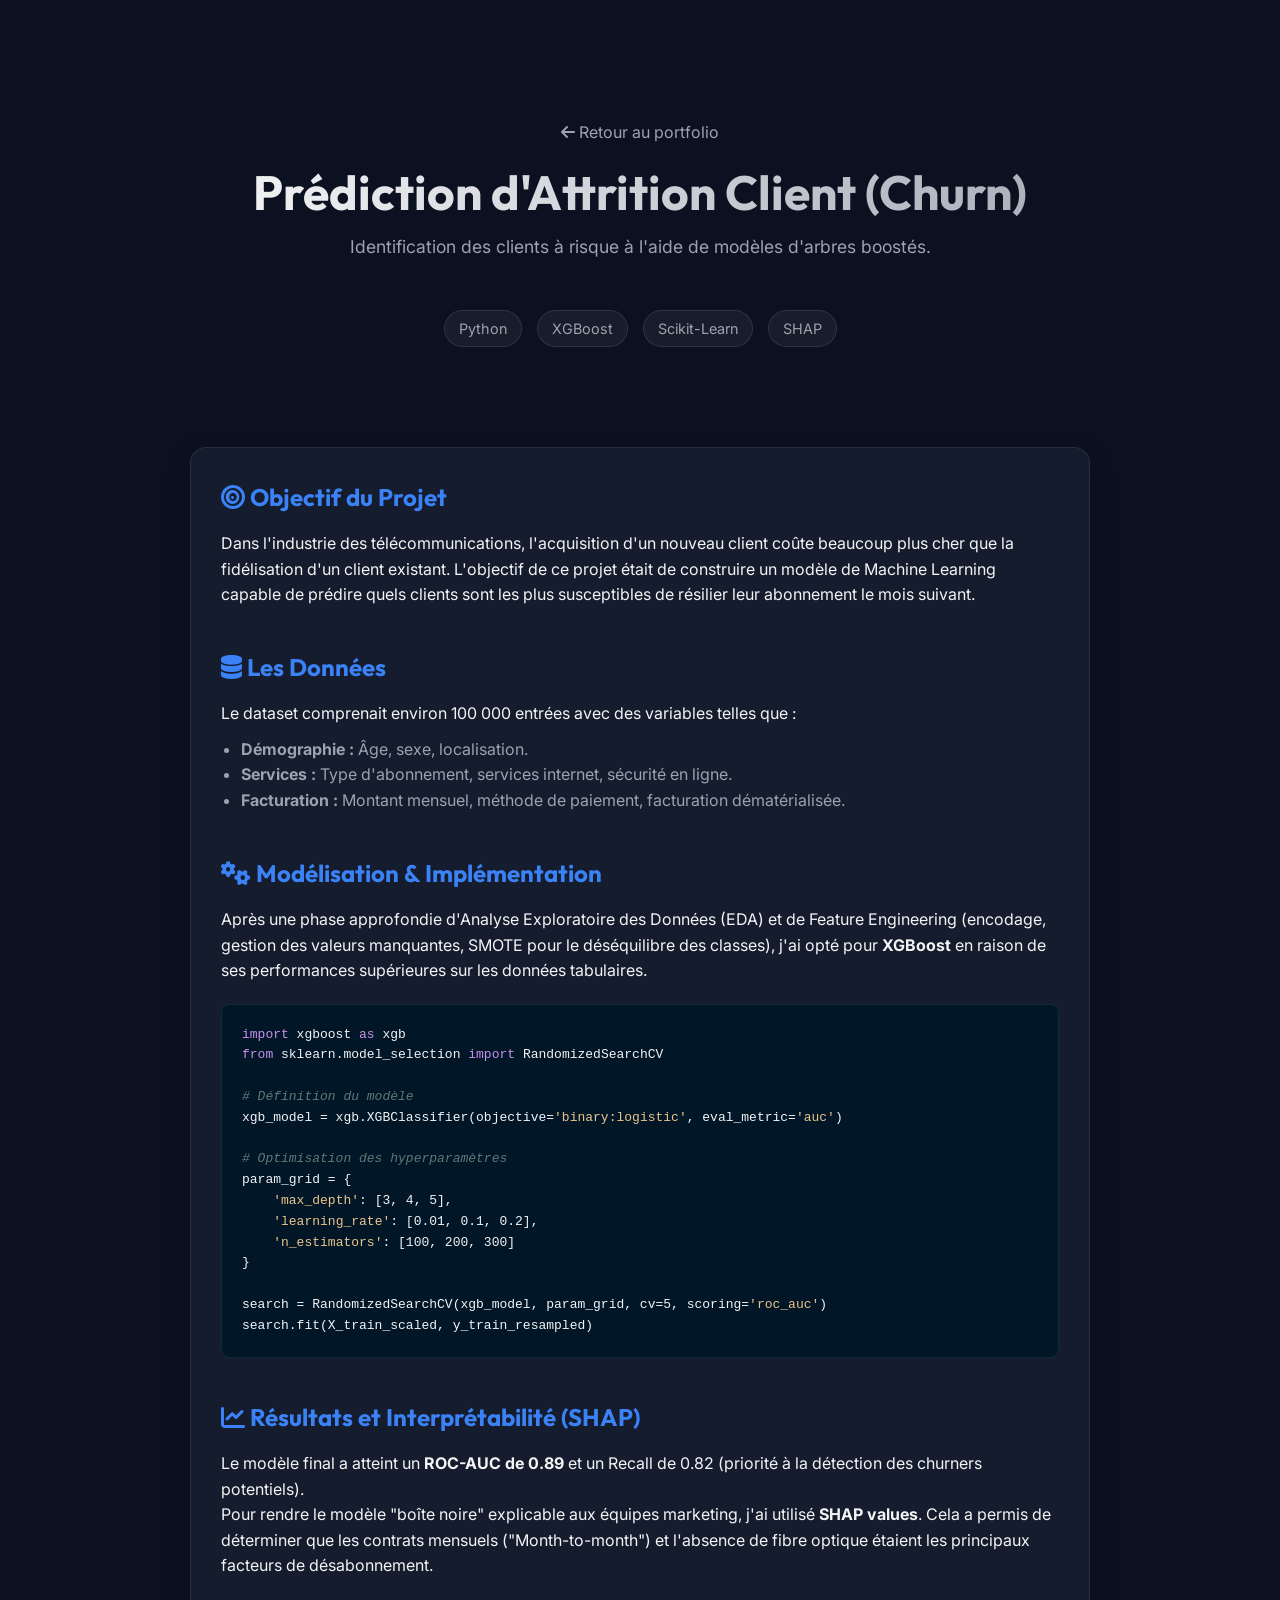
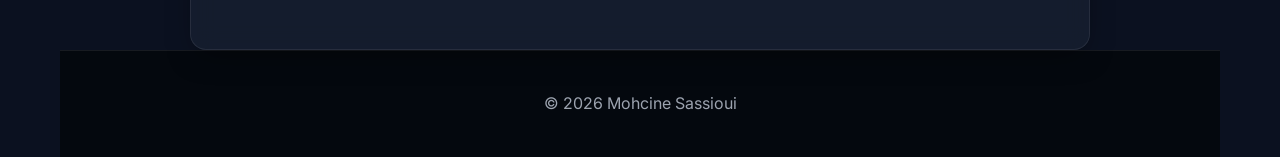
<file: projet-churn.html>
<!DOCTYPE html>
<html lang="fr">
<head>
    <meta charset="UTF-8">
    <meta name="viewport" content="width=device-width, initial-scale=1.0">
    <title>Prédiction Churn - Mohcine Sassioui</title>
    <!-- Google Fonts -->
    <link href="https://fonts.googleapis.com/css2?family=Inter:wght@300;400;600;700&family=Outfit:wght@400;600;800&display=swap" rel="stylesheet">
    <!-- FontAwesome for Icons -->
    <link rel="stylesheet" href="https://cdnjs.cloudflare.com/ajax/libs/font-awesome/6.4.0/css/all.min.css">
    <link rel="stylesheet" href="style.css">
    <style>
        .project-header {
            padding-top: 120px;
            padding-bottom: 60px;
            text-align: center;
        }
        .back-btn {
            display: inline-block;
            margin-bottom: 20px;
            color: var(--text-muted);
        }
        .back-btn:hover {
            color: var(--primary);
        }
        .project-details {
            max-width: 900px;
            margin: 0 auto;
        }
        .project-section {
            margin-bottom: 40px;
        }
        .project-section h3 {
            color: var(--primary);
            margin-bottom: 15px;
            font-size: 1.5rem;
        }
        .tech-stack {
            display: flex;
            gap: 15px;
            justify-content: center;
            margin: 20px 0 40px;
        }
        .code-block {
            background: #011627;
            padding: 20px;
            border-radius: 8px;
            font-family: 'Courier New', Courier, monospace;
            overflow-x: auto;
            border: 1px solid var(--glass-border);
            margin: 20px 0;
        }
        .keyword { color: #c792ea; }
        .string { color: #ecc48d; }
        .comment { color: #637777; font-style: italic; }
        .function { color: #82aaff; }
    </style>
</head>
<body>
    <div class="container">
        <header class="project-header">
            <a href="index.html#projects" class="back-btn"><i class="fas fa-arrow-left"></i> Retour au portfolio</a>
            <h1 class="title" style="font-size: 3rem;">Prédiction d'Attrition Client (Churn)</h1>
            <p class="section-subtitle">Identification des clients à risque à l'aide de modèles d'arbres boostés.</p>
            
            <div class="tech-stack">
                <span class="tag">Python</span>
                <span class="tag">XGBoost</span>
                <span class="tag">Scikit-Learn</span>
                <span class="tag">SHAP</span>
            </div>
        </header>

        <main class="project-details">
            <div class="glass-card">
                <div class="project-section">
                    <h3><i class="fas fa-bullseye"></i> Objectif du Projet</h3>
                    <p>Dans l'industrie des télécommunications, l'acquisition d'un nouveau client coûte beaucoup plus cher que la fidélisation d'un client existant. L'objectif de ce projet était de construire un modèle de Machine Learning capable de prédire quels clients sont les plus susceptibles de résilier leur abonnement le mois suivant.</p>
                </div>

                <div class="project-section">
                    <h3><i class="fas fa-database"></i> Les Données</h3>
                    <p>Le dataset comprenait environ 100 000 entrées avec des variables telles que :</p>
                    <ul style="list-style-type: disc; margin-left: 20px; color: var(--text-muted); margin-top: 10px;">
                        <li><strong>Démographie :</strong> Âge, sexe, localisation.</li>
                        <li><strong>Services :</strong> Type d'abonnement, services internet, sécurité en ligne.</li>
                        <li><strong>Facturation :</strong> Montant mensuel, méthode de paiement, facturation dématérialisée.</li>
                    </ul>
                </div>

                <div class="project-section">
                    <h3><i class="fas fa-cogs"></i> Modélisation & Implémentation</h3>
                    <p>Après une phase approfondie d'Analyse Exploratoire des Données (EDA) et de Feature Engineering (encodage, gestion des valeurs manquantes, SMOTE pour le déséquilibre des classes), j'ai opté pour <strong>XGBoost</strong> en raison de ses performances supérieures sur les données tabulaires.</p>
                    
                    <div class="code-block">
<pre><span class="keyword">import</span> xgboost <span class="keyword">as</span> xgb
<span class="keyword">from</span> sklearn.model_selection <span class="keyword">import</span> RandomizedSearchCV

<span class="comment"># Définition du modèle</span>
xgb_model = xgb.XGBClassifier(objective=<span class="string">'binary:logistic'</span>, eval_metric=<span class="string">'auc'</span>)

<span class="comment"># Optimisation des hyperparamètres</span>
param_grid = {
    <span class="string">'max_depth'</span>: [3, 4, 5],
    <span class="string">'learning_rate'</span>: [0.01, 0.1, 0.2],
    <span class="string">'n_estimators'</span>: [100, 200, 300]
}

search = RandomizedSearchCV(xgb_model, param_grid, cv=<span class="number">5</span>, scoring=<span class="string">'roc_auc'</span>)
search.fit(X_train_scaled, y_train_resampled)
</pre>
                    </div>
                </div>

                <div class="project-section">
                    <h3><i class="fas fa-chart-line"></i> Résultats et Interprétabilité (SHAP)</h3>
                    <p>Le modèle final a atteint un <strong>ROC-AUC de 0.89</strong> et un Recall de 0.82 (priorité à la détection des churners potentiels).</p>
                    <p>Pour rendre le modèle "boîte noire" explicable aux équipes marketing, j'ai utilisé <strong>SHAP values</strong>. Cela a permis de déterminer que les contrats mensuels ("Month-to-month") et l'absence de fibre optique étaient les principaux facteurs de désabonnement.</p>
                </div>
            </div>
        </main>
        <footer style="text-align: center; padding: 40px 0; color: var(--text-muted);">
            <p>&copy; 2026 Mohcine Sassioui</p>
        </footer>
    </div>
</body>
</html>
</file>
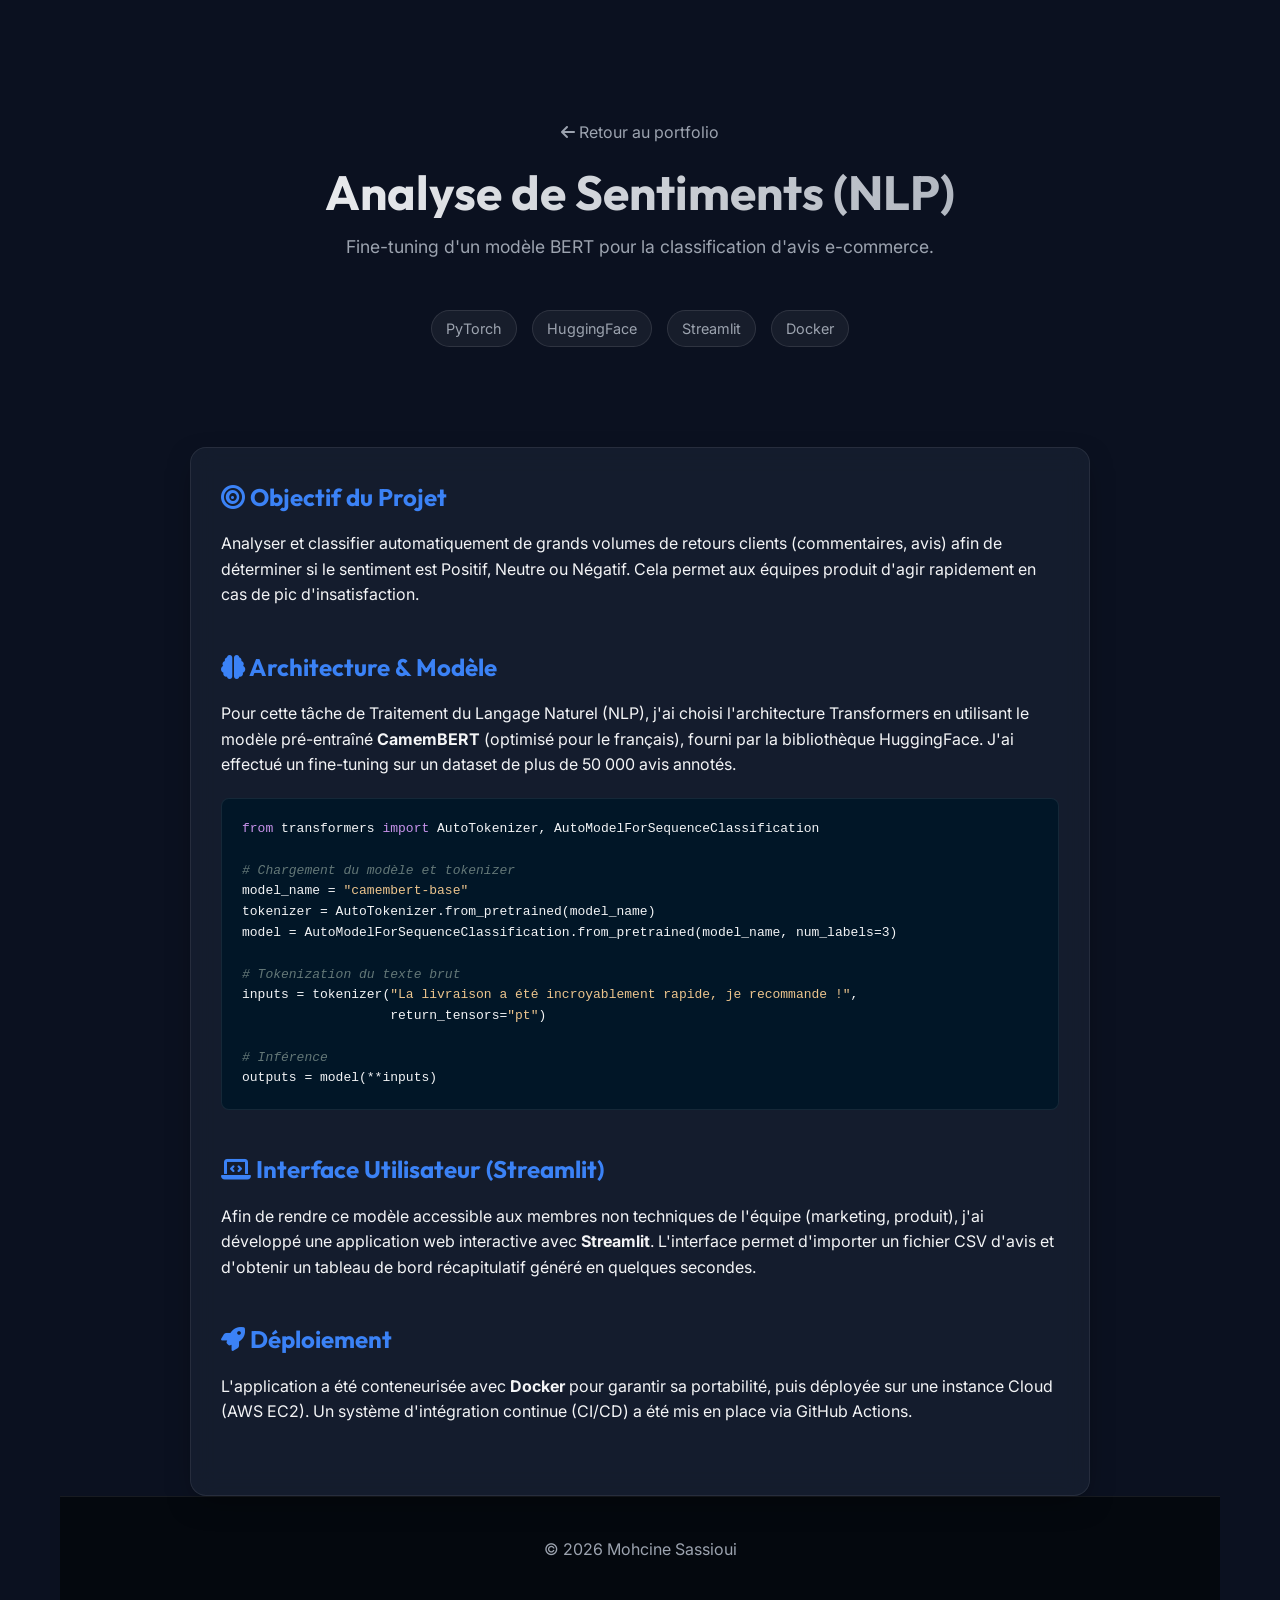
<file: projet-nlp.html>
<!DOCTYPE html>
<html lang="fr">
<head>
    <meta charset="UTF-8">
    <meta name="viewport" content="width=device-width, initial-scale=1.0">
    <title>Analyse NLP - Mohcine Sassioui</title>
    <!-- Google Fonts -->
    <link href="https://fonts.googleapis.com/css2?family=Inter:wght@300;400;600;700&family=Outfit:wght@400;600;800&display=swap" rel="stylesheet">
    <!-- FontAwesome for Icons -->
    <link rel="stylesheet" href="https://cdnjs.cloudflare.com/ajax/libs/font-awesome/6.4.0/css/all.min.css">
    <link rel="stylesheet" href="style.css">
    <style>
        .project-header {
            padding-top: 120px;
            padding-bottom: 60px;
            text-align: center;
        }
        .back-btn {
            display: inline-block;
            margin-bottom: 20px;
            color: var(--text-muted);
        }
        .back-btn:hover {
            color: var(--primary);
        }
        .project-details {
            max-width: 900px;
            margin: 0 auto;
        }
        .project-section {
            margin-bottom: 40px;
        }
        .project-section h3 {
            color: var(--primary);
            margin-bottom: 15px;
            font-size: 1.5rem;
        }
        .tech-stack {
            display: flex;
            gap: 15px;
            justify-content: center;
            margin: 20px 0 40px;
        }
        .code-block {
            background: #011627;
            padding: 20px;
            border-radius: 8px;
            font-family: 'Courier New', Courier, monospace;
            overflow-x: auto;
            border: 1px solid var(--glass-border);
            margin: 20px 0;
        }
        .keyword { color: #c792ea; }
        .string { color: #ecc48d; }
        .comment { color: #637777; font-style: italic; }
    </style>
</head>
<body>
    <div class="container">
        <header class="project-header">
            <a href="index.html#projects" class="back-btn"><i class="fas fa-arrow-left"></i> Retour au portfolio</a>
            <h1 class="title" style="font-size: 3rem;">Analyse de Sentiments (NLP)</h1>
            <p class="section-subtitle">Fine-tuning d'un modèle BERT pour la classification d'avis e-commerce.</p>
            
            <div class="tech-stack">
                <span class="tag">PyTorch</span>
                <span class="tag">HuggingFace</span>
                <span class="tag">Streamlit</span>
                <span class="tag">Docker</span>
            </div>
        </header>

        <main class="project-details">
            <div class="glass-card">
                <div class="project-section">
                    <h3><i class="fas fa-bullseye"></i> Objectif du Projet</h3>
                    <p>Analyser et classifier automatiquement de grands volumes de retours clients (commentaires, avis) afin de déterminer si le sentiment est Positif, Neutre ou Négatif. Cela permet aux équipes produit d'agir rapidement en cas de pic d'insatisfaction.</p>
                </div>

                <div class="project-section">
                    <h3><i class="fas fa-brain"></i> Architecture & Modèle</h3>
                    <p>Pour cette tâche de Traitement du Langage Naturel (NLP), j'ai choisi l'architecture Transformers en utilisant le modèle pré-entraîné <strong>CamemBERT</strong> (optimisé pour le français), fourni par la bibliothèque HuggingFace. J'ai effectué un fine-tuning sur un dataset de plus de 50 000 avis annotés.</p>
                    
                    <div class="code-block">
<pre><span class="keyword">from</span> transformers <span class="keyword">import</span> AutoTokenizer, AutoModelForSequenceClassification

<span class="comment"># Chargement du modèle et tokenizer</span>
model_name = <span class="string">"camembert-base"</span>
tokenizer = AutoTokenizer.from_pretrained(model_name)
model = AutoModelForSequenceClassification.from_pretrained(model_name, num_labels=<span class="number">3</span>)

<span class="comment"># Tokenization du texte brut</span>
inputs = tokenizer(<span class="string">"La livraison a été incroyablement rapide, je recommande !"</span>, 
                   return_tensors=<span class="string">"pt"</span>)

<span class="comment"># Inférence</span>
outputs = model(**inputs)
</pre>
                    </div>
                </div>

                <div class="project-section">
                    <h3><i class="fas fa-laptop-code"></i> Interface Utilisateur (Streamlit)</h3>
                    <p>Afin de rendre ce modèle accessible aux membres non techniques de l'équipe (marketing, produit), j'ai développé une application web interactive avec <strong>Streamlit</strong>. L'interface permet d'importer un fichier CSV d'avis et d'obtenir un tableau de bord récapitulatif généré en quelques secondes.</p>
                </div>

                <div class="project-section">
                    <h3><i class="fas fa-rocket"></i> Déploiement</h3>
                    <p>L'application a été conteneurisée avec <strong>Docker</strong> pour garantir sa portabilité, puis déployée sur une instance Cloud (AWS EC2). Un système d'intégration continue (CI/CD) a été mis en place via GitHub Actions.</p>
                </div>
            </div>
        </main>
        <footer style="text-align: center; padding: 40px 0; color: var(--text-muted);">
            <p>&copy; 2026 Mohcine Sassioui</p>
        </footer>
    </div>
</body>
</html>
</file>
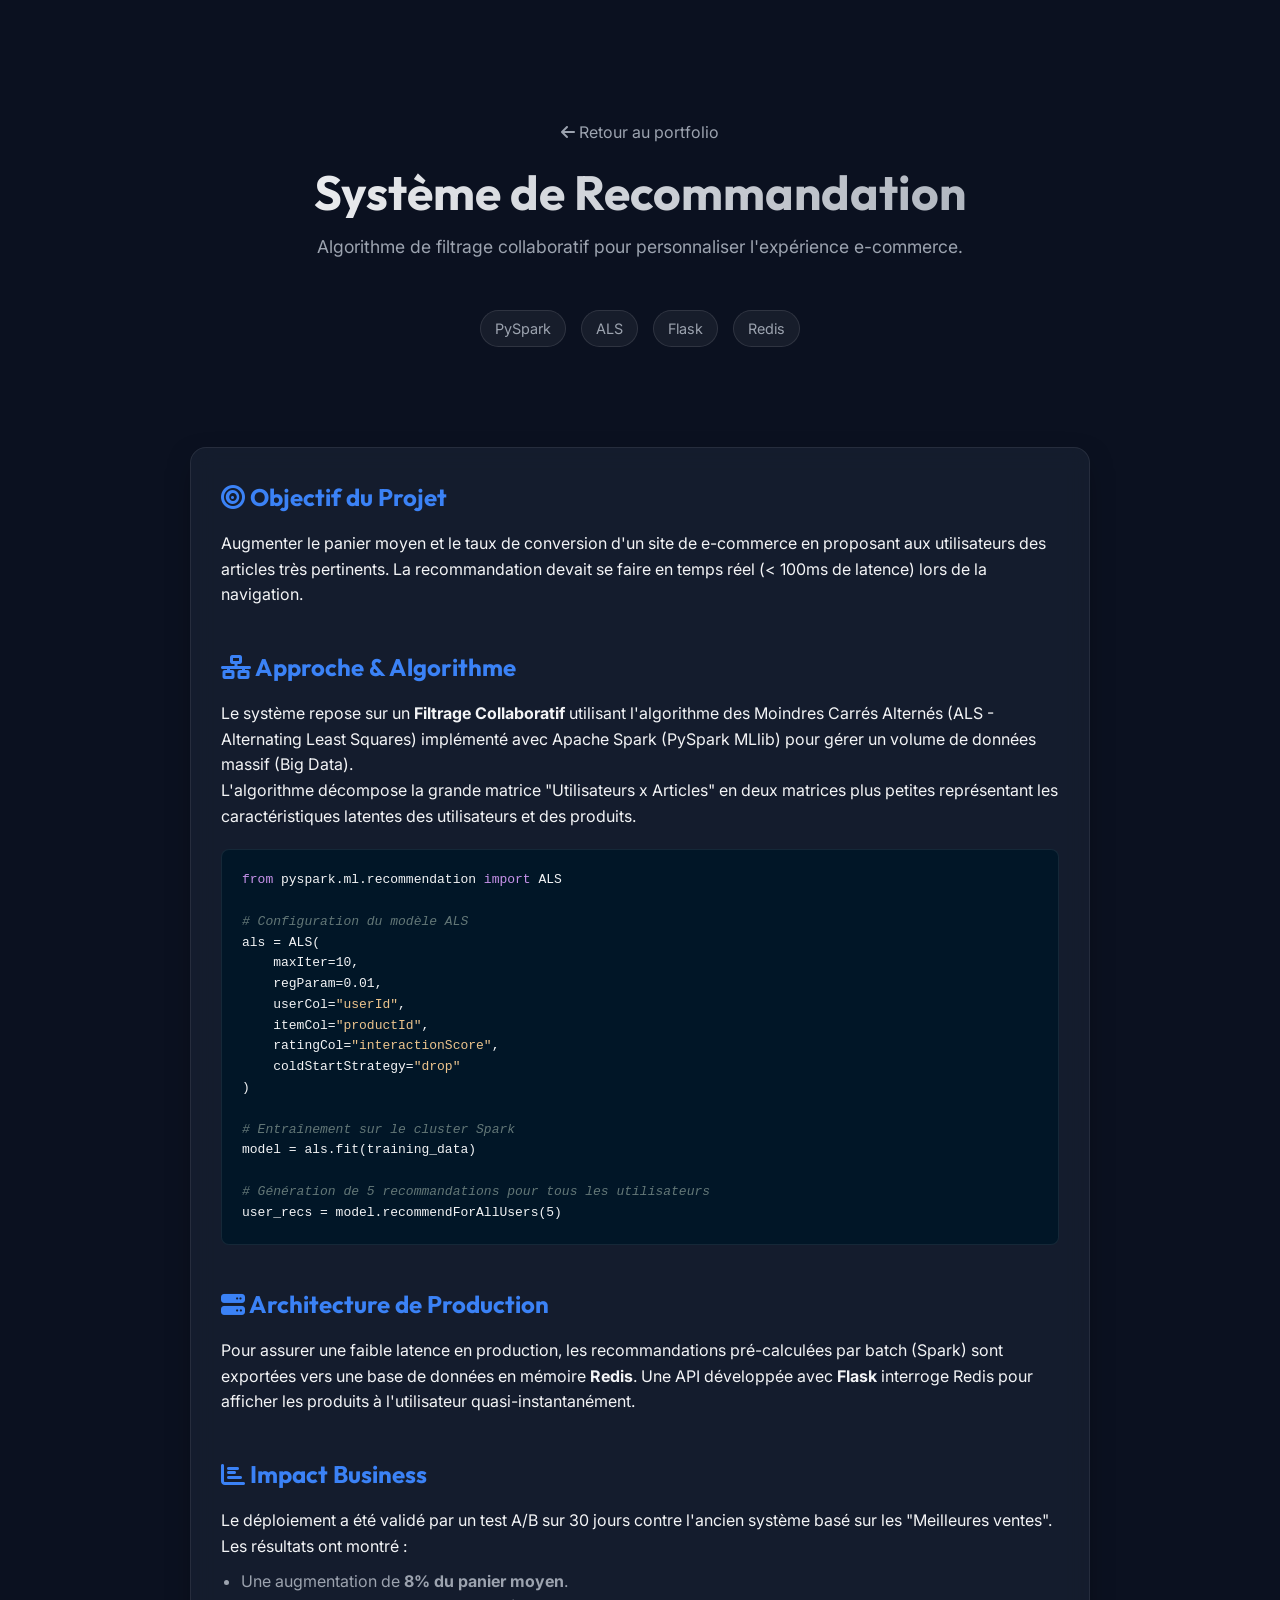
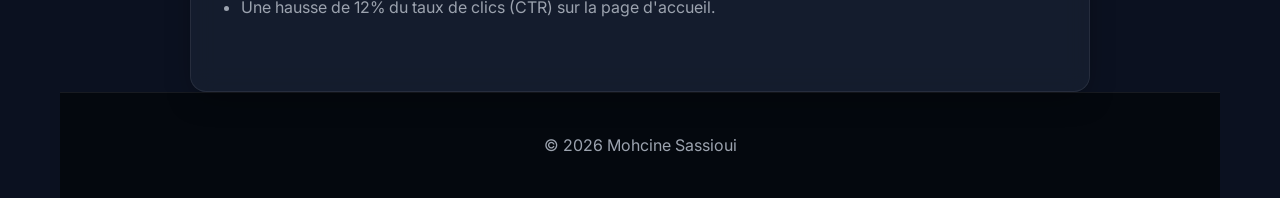
<file: projet-reco.html>
<!DOCTYPE html>
<html lang="fr">
<head>
    <meta charset="UTF-8">
    <meta name="viewport" content="width=device-width, initial-scale=1.0">
    <title>Système de Recommandation - Mohcine Sassioui</title>
    <!-- Google Fonts -->
    <link href="https://fonts.googleapis.com/css2?family=Inter:wght@300;400;600;700&family=Outfit:wght@400;600;800&display=swap" rel="stylesheet">
    <!-- FontAwesome for Icons -->
    <link rel="stylesheet" href="https://cdnjs.cloudflare.com/ajax/libs/font-awesome/6.4.0/css/all.min.css">
    <link rel="stylesheet" href="style.css">
    <style>
        .project-header {
            padding-top: 120px;
            padding-bottom: 60px;
            text-align: center;
        }
        .back-btn {
            display: inline-block;
            margin-bottom: 20px;
            color: var(--text-muted);
        }
        .back-btn:hover {
            color: var(--primary);
        }
        .project-details {
            max-width: 900px;
            margin: 0 auto;
        }
        .project-section {
            margin-bottom: 40px;
        }
        .project-section h3 {
            color: var(--primary);
            margin-bottom: 15px;
            font-size: 1.5rem;
        }
        .tech-stack {
            display: flex;
            gap: 15px;
            justify-content: center;
            margin: 20px 0 40px;
        }
        .code-block {
            background: #011627;
            padding: 20px;
            border-radius: 8px;
            font-family: 'Courier New', Courier, monospace;
            overflow-x: auto;
            border: 1px solid var(--glass-border);
            margin: 20px 0;
        }
        .keyword { color: #c792ea; }
        .string { color: #ecc48d; }
        .comment { color: #637777; font-style: italic; }
    </style>
</head>
<body>
    <div class="container">
        <header class="project-header">
            <a href="index.html#projects" class="back-btn"><i class="fas fa-arrow-left"></i> Retour au portfolio</a>
            <h1 class="title" style="font-size: 3rem;">Système de Recommandation</h1>
            <p class="section-subtitle">Algorithme de filtrage collaboratif pour personnaliser l'expérience e-commerce.</p>
            
            <div class="tech-stack">
                <span class="tag">PySpark</span>
                <span class="tag">ALS</span>
                <span class="tag">Flask</span>
                <span class="tag">Redis</span>
            </div>
        </header>

        <main class="project-details">
            <div class="glass-card">
                <div class="project-section">
                    <h3><i class="fas fa-bullseye"></i> Objectif du Projet</h3>
                    <p>Augmenter le panier moyen et le taux de conversion d'un site de e-commerce en proposant aux utilisateurs des articles très pertinents. La recommandation devait se faire en temps réel (&lt; 100ms de latence) lors de la navigation.</p>
                </div>

                <div class="project-section">
                    <h3><i class="fas fa-network-wired"></i> Approche & Algorithme</h3>
                    <p>Le système repose sur un <strong>Filtrage Collaboratif</strong> utilisant l'algorithme des Moindres Carrés Alternés (ALS - Alternating Least Squares) implémenté avec Apache Spark (PySpark MLlib) pour gérer un volume de données massif (Big Data).</p>
                    <p>L'algorithme décompose la grande matrice "Utilisateurs x Articles" en deux matrices plus petites représentant les caractéristiques latentes des utilisateurs et des produits.</p>
                    
                    <div class="code-block">
<pre><span class="keyword">from</span> pyspark.ml.recommendation <span class="keyword">import</span> ALS

<span class="comment"># Configuration du modèle ALS</span>
als = ALS(
    maxIter=<span class="number">10</span>, 
    regParam=<span class="number">0.01</span>, 
    userCol=<span class="string">"userId"</span>, 
    itemCol=<span class="string">"productId"</span>, 
    ratingCol=<span class="string">"interactionScore"</span>,
    coldStartStrategy=<span class="string">"drop"</span>
)

<span class="comment"># Entraînement sur le cluster Spark</span>
model = als.fit(training_data)

<span class="comment"># Génération de 5 recommandations pour tous les utilisateurs</span>
user_recs = model.recommendForAllUsers(<span class="number">5</span>)
</pre>
                    </div>
                </div>

                <div class="project-section">
                    <h3><i class="fas fa-server"></i> Architecture de Production</h3>
                    <p>Pour assurer une faible latence en production, les recommandations pré-calculées par batch (Spark) sont exportées vers une base de données en mémoire <strong>Redis</strong>. Une API développée avec <strong>Flask</strong> interroge Redis pour afficher les produits à l'utilisateur quasi-instantanément.</p>
                </div>

                <div class="project-section">
                    <h3><i class="fas fa-chart-bar"></i> Impact Business</h3>
                    <p>Le déploiement a été validé par un test A/B sur 30 jours contre l'ancien système basé sur les "Meilleures ventes". Les résultats ont montré :</p>
                    <ul style="list-style-type: disc; margin-left: 20px; color: var(--text-muted); margin-top: 10px;">
                        <li>Une augmentation de <strong>8% du panier moyen</strong>.</li>
                        <li>Une hausse de 12% du taux de clics (CTR) sur la page d'accueil.</li>
                    </ul>
                </div>
            </div>
        </main>
        <footer style="text-align: center; padding: 40px 0; color: var(--text-muted);">
            <p>&copy; 2026 Mohcine Sassioui</p>
        </footer>
    </div>
</body>
</html>
</file>
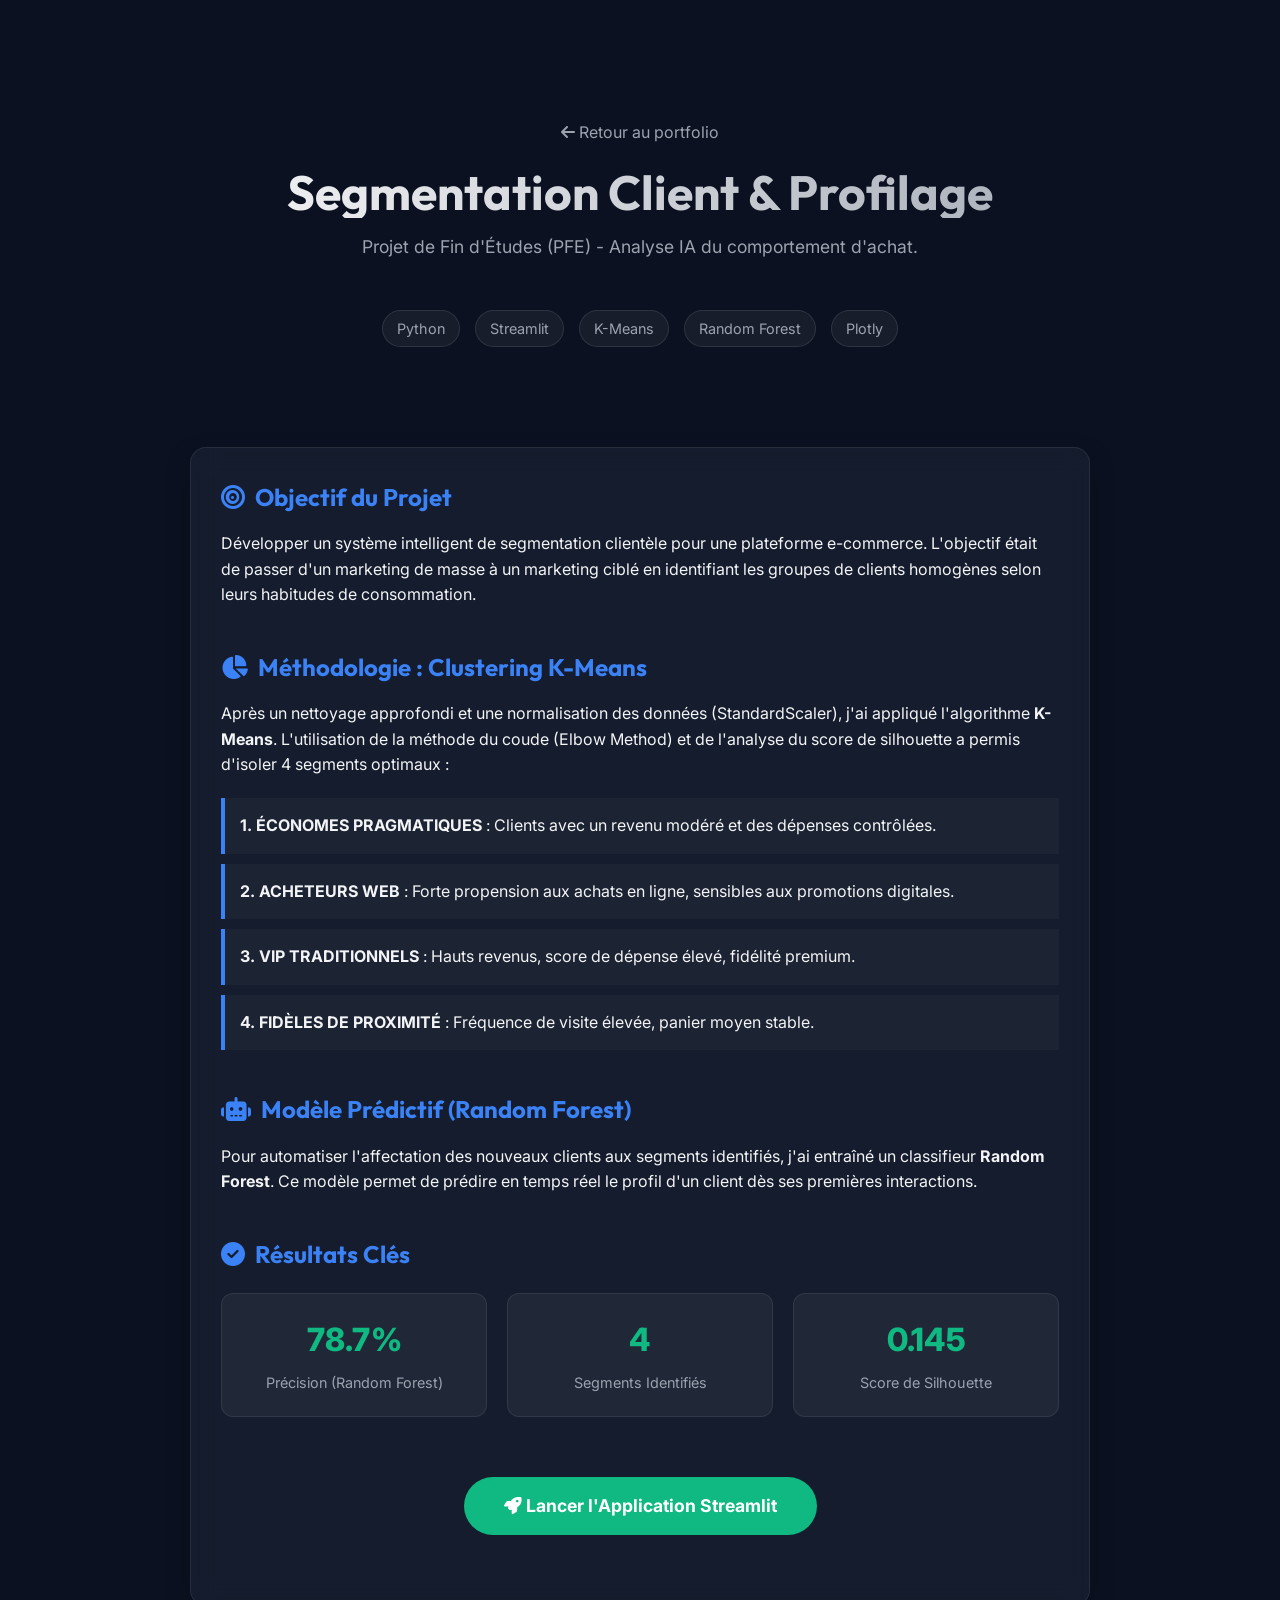
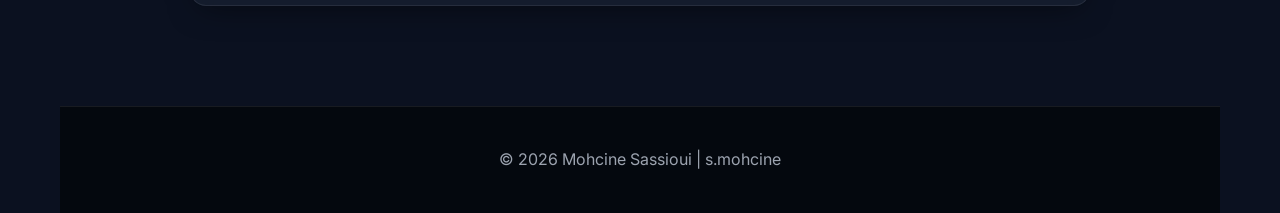
<file: projet-segmentation.html>
<!DOCTYPE html>
<html lang="fr">
<head>
    <meta charset="UTF-8">
    <meta name="viewport" content="width=device-width, initial-scale=1.0">
    <title>Segmentation Client PFE - s.mohcine</title>
    <!-- Google Fonts -->
    <link href="https://fonts.googleapis.com/css2?family=Inter:wght@300;400;600;700&family=Outfit:wght@400;600;800&display=swap" rel="stylesheet">
    <!-- FontAwesome for Icons -->
    <link rel="stylesheet" href="https://cdnjs.cloudflare.com/ajax/libs/font-awesome/6.4.0/css/all.min.css">
    <link rel="stylesheet" href="style.css">
    <style>
        .project-header {
            padding-top: 120px;
            padding-bottom: 60px;
            text-align: center;
        }
        .back-btn {
            display: inline-block;
            margin-bottom: 20px;
            color: var(--text-muted);
            text-decoration: none;
            transition: color 0.3s;
        }
        .back-btn:hover {
            color: var(--primary);
        }
        .project-details {
            max-width: 900px;
            margin: 0 auto;
            padding-bottom: 100px;
        }
        .project-section {
            margin-bottom: 40px;
        }
        .project-section h3 {
            color: var(--primary);
            margin-bottom: 15px;
            font-size: 1.5rem;
            display: flex;
            align-items: center;
            gap: 10px;
        }
        .tech-stack {
            display: flex;
            gap: 15px;
            justify-content: center;
            margin: 20px 0 40px;
            flex-wrap: wrap;
        }
        .results-grid {
            display: grid;
            grid-template-columns: repeat(auto-fit, minmax(200px, 1fr));
            gap: 20px;
            margin-top: 20px;
        }
        .result-item {
            text-align: center;
            padding: 20px;
            background: rgba(255, 255, 255, 0.05);
            border-radius: 12px;
            border: 1px solid var(--glass-border);
        }
        .result-value {
            display: block;
            font-size: 2rem;
            font-weight: 800;
            color: var(--secondary);
            margin-bottom: 5px;
        }
        .result-label {
            font-size: 0.9rem;
            color: var(--text-muted);
        }
        .cluster-card {
            padding: 15px;
            margin-bottom: 10px;
            border-left: 4px solid var(--primary);
            background: rgba(255, 255, 255, 0.03);
        }
    </style>
</head>
<body>
    <div class="container">
        <header class="project-header">
            <a href="index.html#projects" class="back-btn"><i class="fas fa-arrow-left"></i> Retour au portfolio</a>
            <h1 class="title" style="font-size: 3rem;">Segmentation Client & Profilage</h1>
            <p class="section-subtitle">Projet de Fin d'Études (PFE) - Analyse IA du comportement d'achat.</p>
            
            <div class="tech-stack">
                <span class="tag">Python</span>
                <span class="tag">Streamlit</span>
                <span class="tag">K-Means</span>
                <span class="tag">Random Forest</span>
                <span class="tag">Plotly</span>
            </div>
        </header>

        <main class="project-details">
            <div class="glass-card">
                <div class="project-section">
                    <h3><i class="fas fa-bullseye"></i> Objectif du Projet</h3>
                    <p>Développer un système intelligent de segmentation clientèle pour une plateforme e-commerce. L'objectif était de passer d'un marketing de masse à un marketing ciblé en identifiant les groupes de clients homogènes selon leurs habitudes de consommation.</p>
                </div>

                <div class="project-section">
                    <h3><i class="fas fa-chart-pie"></i> Méthodologie : Clustering K-Means</h3>
                    <p>Après un nettoyage approfondi et une normalisation des données (StandardScaler), j'ai appliqué l'algorithme <strong>K-Means</strong>. L'utilisation de la méthode du coude (Elbow Method) et de l'analyse du score de silhouette a permis d'isoler 4 segments optimaux :</p>
                    <div class="cluster-grid" style="margin-top: 20px;">
                        <div class="cluster-card">
                            <strong>1. ÉCONOMES PRAGMATIQUES</strong> : Clients avec un revenu modéré et des dépenses contrôlées.
                        </div>
                        <div class="cluster-card">
                            <strong>2. ACHETEURS WEB</strong> : Forte propension aux achats en ligne, sensibles aux promotions digitales.
                        </div>
                        <div class="cluster-card">
                            <strong>3. VIP TRADITIONNELS</strong> : Hauts revenus, score de dépense élevé, fidélité premium.
                        </div>
                        <div class="cluster-card">
                            <strong>4. FIDÈLES DE PROXIMITÉ</strong> : Fréquence de visite élevée, panier moyen stable.
                        </div>
                    </div>
                </div>

                <div class="project-section">
                    <h3><i class="fas fa-robot"></i> Modèle Prédictif (Random Forest)</h3>
                    <p>Pour automatiser l'affectation des nouveaux clients aux segments identifiés, j'ai entraîné un classifieur <strong>Random Forest</strong>. Ce modèle permet de prédire en temps réel le profil d'un client dès ses premières interactions.</p>
                </div>

                <div class="project-section">
                    <h3><i class="fas fa-check-circle"></i> Résultats Clés</h3>
                    <div class="results-grid">
                        <div class="result-item">
                            <span class="result-value">78.7%</span>
                            <span class="result-label">Précision (Random Forest)</span>
                        </div>
                        <div class="result-item">
                            <span class="result-value">4</span>
                            <span class="result-label">Segments Identifiés</span>
                        </div>
                        <div class="result-item">
                            <span class="result-value">0.145</span>
                            <span class="result-label">Score de Silhouette</span>
                        </div>
                    </div>
                </div>

                <div class="project-section" style="text-align: center; margin-top: 60px;">
                    <a href="https://segmentation-client-jbnbl4m5tj3hnwgcj4gnj7.streamlit.app/" target="_blank" class="btn primary" style="padding: 15px 40px; font-size: 1.1rem; background: var(--secondary); color: white; border-radius: 30px; text-decoration: none; font-weight: bold;"><i class="fas fa-rocket"></i> Lancer l'Application Streamlit</a>
                </div>
            </div>
        </main>
        
        <footer style="text-align: center; padding: 40px 0; color: var(--text-muted);">
            <p>&copy; 2026 Mohcine Sassioui | s.mohcine</p>
        </footer>
    </div>
</body>
</html>
</file>
<file: style.css>
/* CSS Reset & Custom Properties */
:root {
    --bg-main: #0b1120;
    --bg-darker: #060b13;
    --text-main: #f3f4f6;
    --text-muted: #9ca3af;
    --primary: #3b82f6; /* Blue */
    --primary-hover: #2563eb;
    --secondary: #10b981; /* Emerald */
    --secondary-hover: #059669;
    --accent: #8b5cf6; /* Purple */
    --glass-bg: rgba(30, 41, 59, 0.5);
    --glass-border: rgba(255, 255, 255, 0.08);
    --card-shadow: 0 10px 30px -10px rgba(0, 0, 0, 0.5);
    --transition: all 0.3s ease;
}

* {
    margin: 0;
    padding: 0;
    box-sizing: border-box;
}

html {
    scroll-behavior: smooth;
    font-family: 'Inter', sans-serif;
    color: var(--text-main);
    background-color: var(--bg-main);
    line-height: 1.6;
}

h1, h2, h3, h4, h5, h6, .logo {
    font-family: 'Outfit', sans-serif;
}

a {
    text-decoration: none;
    color: var(--text-main);
    transition: var(--transition);
}

ul {
    list-style: none;
}

.container {
    max-width: 1200px;
    margin: 0 auto;
    padding: 0 20px;
}

.section {
    padding: 100px 0;
}

.section-title {
    font-size: 2.5rem;
    font-weight: 800;
    margin-bottom: 1rem;
    text-align: center;
    background: linear-gradient(135deg, var(--primary), var(--secondary));
    -webkit-background-clip: text;
    -webkit-text-fill-color: transparent;
}

.section-subtitle {
    text-align: center;
    color: var(--text-muted);
    margin-bottom: 3rem;
    font-size: 1.1rem;
}

.bg-darker {
    background-color: var(--bg-darker);
}

/* Glassmorphism Classes */
.glass-card {
    background: var(--glass-bg);
    backdrop-filter: blur(12px);
    -webkit-backdrop-filter: blur(12px);
    border: 1px solid var(--glass-border);
    border-radius: 16px;
    padding: 30px;
    box-shadow: var(--card-shadow);
    transition: var(--transition);
}

.glass-card:hover {
    transform: translateY(-5px);
    box-shadow: 0 20px 40px -10px rgba(0, 0, 0, 0.6);
    border-color: rgba(255, 255, 255, 0.15);
}

/* Buttons */
.btn {
    display: inline-block;
    padding: 12px 28px;
    border-radius: 30px;
    font-weight: 600;
    cursor: pointer;
    border: none;
    transition: var(--transition);
    text-align: center;
}

.btn-primary {
    background: linear-gradient(135deg, var(--primary), #60a5fa);
    color: white;
    box-shadow: 0 4px 15px rgba(59, 130, 246, 0.4);
}

.btn-primary:hover {
    background: linear-gradient(135deg, var(--primary-hover), #3b82f6);
    box-shadow: 0 6px 20px rgba(59, 130, 246, 0.6);
    transform: translateY(-2px);
}

.btn-secondary {
    background: transparent;
    color: var(--text-main);
    border: 2px solid var(--primary);
}

.btn-secondary:hover {
    background: rgba(59, 130, 246, 0.1);
    transform: translateY(-2px);
}

.btn-link {
    color: var(--primary);
    font-weight: 600;
    display: inline-flex;
    align-items: center;
    gap: 8px;
}

.btn-link:hover {
    color: #60a5fa;
    gap: 12px; /* Small animation pushing arrow right */
}

.w-100 {
    width: 100%;
}

/* Tags */
.tags {
    display: flex;
    flex-wrap: wrap;
    gap: 10px;
    margin-top: 15px;
}

.tag {
    background: rgba(255, 255, 255, 0.05);
    border: 1px solid rgba(255, 255, 255, 0.1);
    padding: 6px 14px;
    border-radius: 20px;
    font-size: 0.9rem;
    color: var(--text-muted);
    transition: var(--transition);
}

.tag:hover {
    background: rgba(59, 130, 246, 0.1);
    color: var(--primary);
    border-color: rgba(59, 130, 246, 0.3);
}

.tag-small {
    padding: 4px 10px;
    font-size: 0.8rem;
}

/* Navbar */
nav {
    position: fixed;
    top: 0;
    width: 100%;
    z-index: 1000;
    background: rgba(11, 17, 32, 0.8);
    backdrop-filter: blur(10px);
    border-bottom: 1px solid var(--glass-border);
    transition: all 0.3s ease;
}

nav.scrolled {
    padding: 5px 0;
    box-shadow: 0 4px 20px rgba(0, 0, 0, 0.5);
}

.nav-container {
    display: flex;
    justify-content: space-between;
    align-items: center;
    height: 80px;
    transition: height 0.3s ease;
}

nav.scrolled .nav-container {
    height: 60px;
}

.logo {
    font-size: 1.8rem;
    font-weight: 800;
    color: var(--text-main);
}

.logo span {
    color: var(--primary);
}

.nav-links {
    display: flex;
    gap: 30px;
}

.nav-links a {
    font-weight: 500;
    font-size: 1rem;
    position: relative;
}

.nav-links a::after {
    content: '';
    position: absolute;
    bottom: -5px;
    left: 0;
    width: 0;
    height: 2px;
    background: var(--primary);
    transition: var(--transition);
}

.nav-links a:hover::after,
.nav-links a.active::after {
    width: 100%;
}

.nav-links a:hover,
.nav-links a.active {
    color: var(--primary);
}

.hamburger {
    display: none;
    font-size: 1.5rem;
    cursor: pointer;
}

/* Hero Section */
#hero {
    min-height: 100vh;
    display: flex;
    align-items: center;
    padding-top: 80px;
    position: relative;
    overflow: hidden;
}

/* Background Gradients/Blobs */
#hero::before {
    content: '';
    position: absolute;
    top: -10%;
    left: -10%;
    width: 500px;
    height: 500px;
    background: radial-gradient(circle, rgba(59,130,246,0.15) 0%, rgba(11,17,32,0) 70%);
    border-radius: 50%;
    z-index: -1;
}

#hero::after {
    content: '';
    position: absolute;
    bottom: -10%;
    right: -10%;
    width: 600px;
    height: 600px;
    background: radial-gradient(circle, rgba(16,185,129,0.1) 0%, rgba(11,17,32,0) 70%);
    border-radius: 50%;
    z-index: -1;
}

.hero-container {
    display: flex;
    align-items: center;
    justify-content: space-between;
    gap: 50px;
}

.hero-content {
    flex: 1;
}

.subtitle {
    color: var(--secondary);
    font-size: 1.2rem;
    margin-bottom: 10px;
}

.title {
    font-size: 4rem;
    line-height: 1.1;
    margin-bottom: 15px;
    background: linear-gradient(to right, #fff, #9ca3af);
    -webkit-background-clip: text;
    -webkit-text-fill-color: transparent;
}

.role {
    font-size: 2rem;
    color: var(--primary);
    margin-bottom: 20px;
}

.description {
    font-size: 1.1rem;
    color: var(--text-muted);
    margin-bottom: 30px;
    max-width: 500px;
}

.hero-buttons {
    display: flex;
    gap: 20px;
}

.hero-image-wrapper {
    flex: 1;
    position: relative;
    display: flex;
    justify-content: center;
    align-items: center;
}

.hero-glass {
    position: relative;
    z-index: 2;
    padding: 30px;
    background: rgba(15, 23, 42, 0.7);
    border: 1px solid rgba(255, 255, 255, 0.1);
    box-shadow: 0 25px 50px -12px rgba(0, 0, 0, 0.5);
    transform: perspective(1000px) rotateY(-5deg);
    transition: transform 0.5s ease;
}

.hero-glass:hover {
    transform: perspective(1000px) rotateY(0deg) scale(1.02);
}

.code-snippet {
    font-family: 'Courier New', Courier, monospace;
    font-size: 0.95rem;
    line-height: 1.5;
}

.code-snippet .keyword { color: #c678dd; }
.code-snippet .string { color: #98c379; }
.code-snippet .function { color: #61afef; }
.code-snippet .number { color: #d19a66; }
.code-snippet .comment { color: #5c6370; font-style: italic; }

.blob {
    position: absolute;
    width: 300px;
    height: 300px;
    background: linear-gradient(135deg, var(--primary), var(--accent));
    border-radius: 40% 60% 70% 30% / 40% 50% 60% 50%;
    filter: blur(60px);
    opacity: 0.3;
    animation: blobMorph 8s ease-in-out infinite alternate;
    z-index: 1;
}

@keyframes blobMorph {
    0% { border-radius: 40% 60% 70% 30% / 40% 50% 60% 50%; transform: scale(1); }
    100% { border-radius: 60% 40% 30% 70% / 60% 30% 70% 40%; transform: scale(1.1); }
}

/* About Section */
.about-content {
    display: flex;
    gap: 50px;
    align-items: center;
}

.about-text {
    flex: 1;
}

.about-text p {
    margin-bottom: 20px;
    font-size: 1.1rem;
    color: var(--text-muted);
}

.about-stats {
    flex: 1;
    display: grid;
    grid-template-columns: 1fr;
    gap: 20px;
}

.stat-box {
    background: var(--glass-bg);
    border: 1px solid var(--glass-border);
    padding: 20px;
    border-radius: 12px;
    display: flex;
    flex-direction: column;
    align-items: center;
    text-align: center;
    transition: var(--transition);
}

.stat-box:hover {
    border-color: var(--primary);
    background: rgba(59, 130, 246, 0.05);
}

.stat-icon {
    font-size: 2.5rem;
    color: var(--primary);
    margin-bottom: 10px;
}

.stat-box h4 {
    font-size: 1.2rem;
    margin-bottom: 5px;
}

.stat-box p {
    color: var(--text-muted);
    font-size: 0.9rem;
}

/* Skills Section */
.skills-grid {
    display: grid;
    grid-template-columns: repeat(auto-fit, minmax(250px, 1fr));
    gap: 30px;
}

.skill-category h3 {
    display: flex;
    align-items: center;
    gap: 10px;
    font-size: 1.2rem;
    margin-bottom: 20px;
    color: #fff;
}

.skill-category h3 i {
    color: var(--secondary);
}

/* Timeline / Parcours Section */
.timeline {
    position: relative;
    max-width: 800px;
    margin: 0 auto;
    padding: 20px 0;
}

.timeline::after {
    content: '';
    position: absolute;
    width: 2px;
    background: var(--glass-border);
    top: 0;
    bottom: 0;
    left: 20px;
    margin-left: -1px;
}

.timeline-item {
    padding: 10px 40px;
    position: relative;
    background: inherit;
    width: 100%;
    margin-bottom: 30px;
}

.timeline-dot {
    position: absolute;
    width: 16px;
    height: 16px;
    right: -8px;
    background-color: var(--primary);
    border: 3px solid var(--bg-main);
    top: 15px;
    border-radius: 50%;
    z-index: 1;
    left: 12px;
}

.timeline-header {
    display: flex;
    align-items: center;
    gap: 15px;
    margin-bottom: 10px;
}

.company-logo {
    width: 45px;
    height: 45px;
    border-radius: 8px;
    object-fit: cover;
    background: white;
    padding: 2px;
}

.tech-badges {
    display: flex;
    flex-wrap: wrap;
    gap: 8px;
    margin-top: 12px;
}

.badge {
    background: rgba(59, 130, 246, 0.1);
    color: var(--primary);
    padding: 4px 10px;
    border-radius: 20px;
    font-size: 0.75rem;
    border: 1px solid rgba(59, 130, 246, 0.2);
}

/* Reveal Animation */
.reveal {
    opacity: 0;
    transform: translateY(30px);
    transition: all 0.8s ease-out;
}

.reveal.active {
    opacity: 1;
    transform: translateY(0);
}

.timeline-content {
    padding: 20px 30px;
}

.timeline-content h3 {
    font-size: 1.3rem;
    margin-bottom: 5px;
    color: var(--text-main);
}

.timeline-content h4 {
    font-size: 1rem;
    color: var(--secondary);
    margin-bottom: 10px;
    font-weight: 500;
}

.timeline-date {
    display: inline-block;
    padding: 4px 10px;
    background: rgba(59, 130, 246, 0.1);
    color: var(--primary);
    border-radius: 20px;
    font-size: 0.85rem;
    font-weight: 600;
    margin-bottom: 15px;
}

.timeline-content p {
    color: var(--text-muted);
    font-size: 0.95rem;
}

@media screen and (min-width: 768px) {
    .timeline::after {
        left: 50%;
    }
    
    .timeline-item {
        width: 50%;
    }
    
    .timeline-item:nth-child(even) {
        left: 50%;
    }
    
    .timeline-item:nth-child(odd) {
        left: 0;
    }
    
    .timeline-dot {
        left: auto;
        right: -8px;
    }
    
    .timeline-item:nth-child(even) .timeline-dot {
        left: -8px;
    }
}

/* Projects Section */
.projects-grid {
    display: grid;
    grid-template-columns: repeat(auto-fit, minmax(320px, 1fr));
    gap: 30px;
}

.project-card {
    padding: 0;
    overflow: hidden;
    display: flex;
    flex-direction: column;
}

.project-image {
    width: 100%;
    height: 200px;
    background-size: cover;
    background-position: center;
    border-bottom: 1px solid var(--glass-border);
}

.project-info {
    padding: 25px;
    flex: 1;
    display: flex;
    flex-direction: column;
}

.project-info h3 {
    font-size: 1.3rem;
    margin-bottom: 15px;
}

.project-info p {
    color: var(--text-muted);
    font-size: 0.95rem;
    margin-bottom: 20px;
    flex: 1;
}

.project-tags {
    margin-bottom: 20px;
    margin-top: auto;
}

/* Contact Section */
.contact-wrapper {
    display: flex;
    gap: 40px;
}

.contact-info, .contact-form {
    flex: 1;
}

.contact-info h3 {
    font-size: 1.8rem;
    margin-bottom: 15px;
}

.contact-info p {
    color: var(--text-muted);
    margin-bottom: 30px;
}

.contact-details li {
    display: flex;
    align-items: center;
    gap: 15px;
    margin-bottom: 15px;
    color: var(--text-muted);
}

.contact-details i {
    color: var(--primary);
    font-size: 1.2rem;
}

.social-links {
    display: flex;
    gap: 15px;
    margin-top: 30px;
}

.social-links a {
    display: flex;
    align-items: center;
    justify-content: center;
    width: 45px;
    height: 45px;
    border-radius: 50%;
    background: rgba(255, 255, 255, 0.05);
    border: 1px solid var(--glass-border);
    color: var(--text-main);
    font-size: 1.2rem;
    transition: var(--transition);
}

.social-links a:hover {
    background: var(--primary);
    border-color: var(--primary);
    transform: translateY(-3px);
}

/* Form Styles */
.form-group {
    margin-bottom: 20px;
}

.form-group label {
    display: block;
    margin-bottom: 8px;
    font-weight: 500;
    color: var(--text-muted);
}

.form-group input,
.form-group textarea {
    width: 100%;
    padding: 12px 15px;
    background: rgba(11, 17, 32, 0.5);
    border: 1px solid var(--glass-border);
    border-radius: 8px;
    color: var(--text-main);
    font-family: 'Inter', sans-serif;
    transition: var(--transition);
}

.form-group input:focus,
.form-group textarea:focus {
    outline: none;
    border-color: var(--primary);
    box-shadow: 0 0 0 2px rgba(59, 130, 246, 0.2);
    background: rgba(11, 17, 32, 0.8);
}

/* Footer */
footer {
    background: #04080e;
    padding: 30px 0;
    border-top: 1px solid var(--glass-border);
}

.footer-content {
    display: flex;
    justify-content: space-between;
    align-items: center;
    color: var(--text-muted);
}

.scroll-top {
    display: flex;
    align-items: center;
    justify-content: center;
    width: 40px;
    height: 40px;
    background: var(--glass-bg);
    border: 1px solid var(--glass-border);
    border-radius: 50%;
    color: var(--text-main);
}

.scroll-top:hover {
    background: var(--primary);
    border-color: var(--primary);
}

/* Responsive Design */
@media (max-width: 992px) {
    .hero-container {
        flex-direction: column;
        text-align: center;
    }
    
    .hero-content {
        order: 2;
    }
    
    .hero-image-wrapper {
        order: 1;
        margin-bottom: 40px;
    }

    .description {
        margin: 0 auto 30px;
    }

    .hero-buttons {
        justify-content: center;
    }

    .contact-wrapper {
        flex-direction: column;
    }
}

@media (max-width: 768px) {
    .section {
        padding: 60px 0;
    }

    .title {
        font-size: 2.5rem;
    }
    
    .role {
        font-size: 1.2rem;
    }

    .hero-buttons {
        flex-direction: column;
        width: 100%;
        gap: 15px;
    }
    
    .hero-buttons .btn {
        width: 100%;
    }

    .nav-links {
        display: none;
        position: absolute;
        top: 80px;
        left: 0;
        width: 100%;
        background: rgba(11, 17, 32, 0.98);
        backdrop-filter: blur(15px);
        flex-direction: column;
        padding: 20px 0;
        text-align: center;
        border-bottom: 1px solid var(--glass-border);
    }
    
    .nav-links li {
        width: 100%;
    }
    
    .nav-links a {
        display: block;
        padding: 15px 0;
    }
    
    .nav-links.active {
        display: flex;
    }

    .hamburger {
        display: block;
    }

    .about-content {
        flex-direction: column;
    }
    
    .timeline::after {
        left: 15px;
    }
    
    .timeline-dot {
        left: 7px;
        width: 14px;
        height: 14px;
    }
    
    .timeline-item {
        padding: 10px 10px 10px 35px;
    }
    
    .timeline-content {
        padding: 15px;
    }
}

/* === Parcours Sub-titles === */
.parcours-sub-title {
    font-size: 1.4rem;
    font-weight: 700;
    color: var(--text-main);
    margin-bottom: 30px;
    display: flex;
    align-items: center;
    gap: 10px;
    max-width: 800px;
    margin-left: auto;
    margin-right: auto;
}
.parcours-sub-title i { color: var(--secondary); }

/* Timeline Bullets */
.timeline-bullets {
    list-style: none;
    padding: 0;
    margin: 12px 0 10px;
}
.timeline-bullets li {
    color: var(--text-muted);
    font-size: 0.93rem;
    padding: 6px 0 6px 18px;
    position: relative;
    line-height: 1.55;
}
.timeline-bullets li::before {
    content: '–';
    position: absolute;
    left: 0;
    color: var(--secondary);
    font-weight: 700;
}
.timeline-bullets li strong { color: var(--text-main); }

/* Timeline Tools */
.timeline-tools {
    font-size: 0.88rem;
    color: var(--text-muted);
    margin: 10px 0 8px;
    padding: 8px 12px;
    background: rgba(16,185,129,0.06);
    border-left: 3px solid var(--secondary);
    border-radius: 0 8px 8px 0;
}
.timeline-tools i { color: var(--secondary); margin-right: 4px; }

/* Soft Skills */
.softskills-grid { grid-template-columns: repeat(auto-fit, minmax(200px, 1fr)); }
.softskill-card { text-align: center; padding: 28px 20px; }
.softskill-icon {
    font-size: 2.2rem;
    color: var(--secondary);
    margin-bottom: 14px;
    display: block;
}
.softskill-card h4 { font-size: 1rem; font-weight: 700; margin-bottom: 8px; }
.softskill-card p { font-size: 0.85rem; color: var(--text-muted); line-height: 1.5; }

/* Interests */
.interests-grid {
    display: grid;
    grid-template-columns: repeat(auto-fit, minmax(200px, 1fr));
    gap: 24px;
}
.interest-card { text-align: center; padding: 32px 20px; }
.interest-icon {
    font-size: 2.5rem;
    margin-bottom: 14px;
    color: var(--primary);
    display: block;
    transition: color 0.3s ease;
}
.interest-card:hover .interest-icon { color: var(--secondary); }
.interest-card h4 { font-size: 1.05rem; font-weight: 700; margin-bottom: 10px; }
.interest-card p { font-size: 0.85rem; color: var(--text-muted); line-height: 1.5; }

/* Footer CV Button */
.btn-cv-footer { padding: 8px 20px; font-size: 0.9rem; border-radius: 20px; }
</file>
